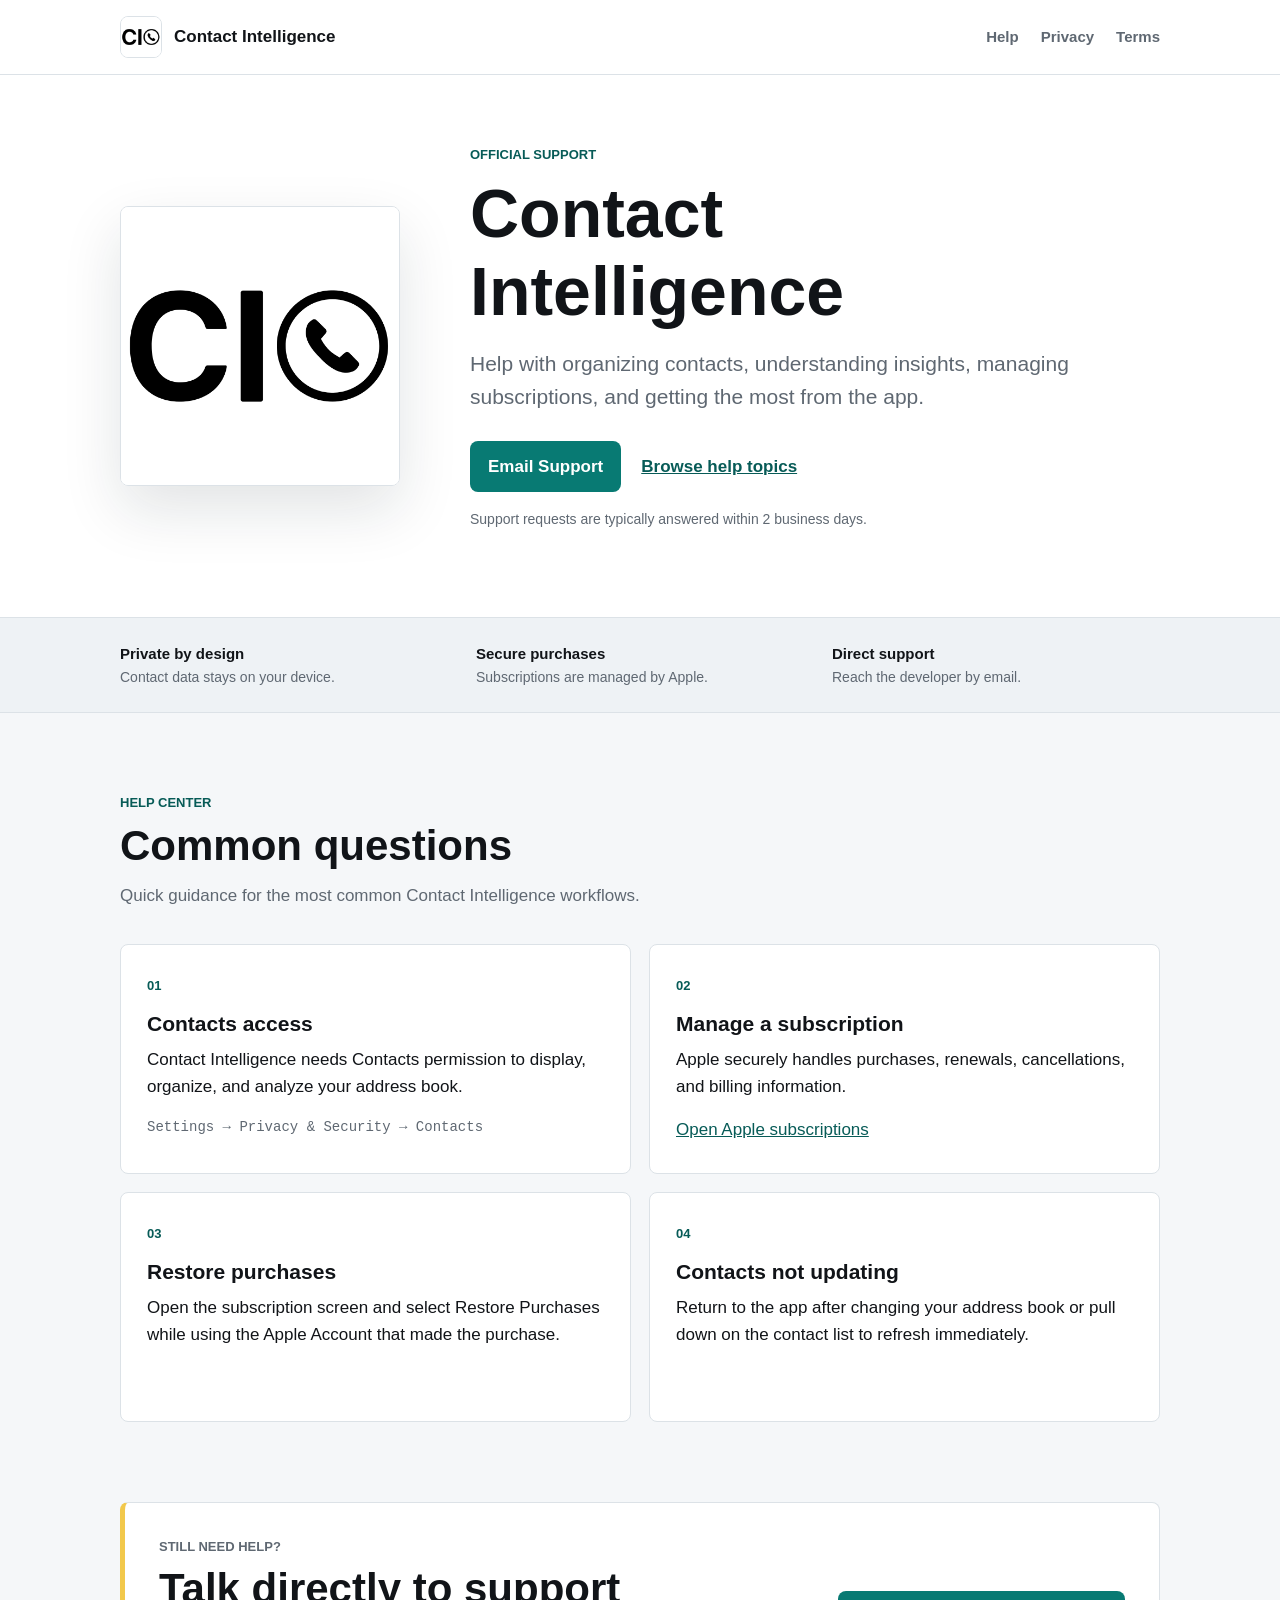
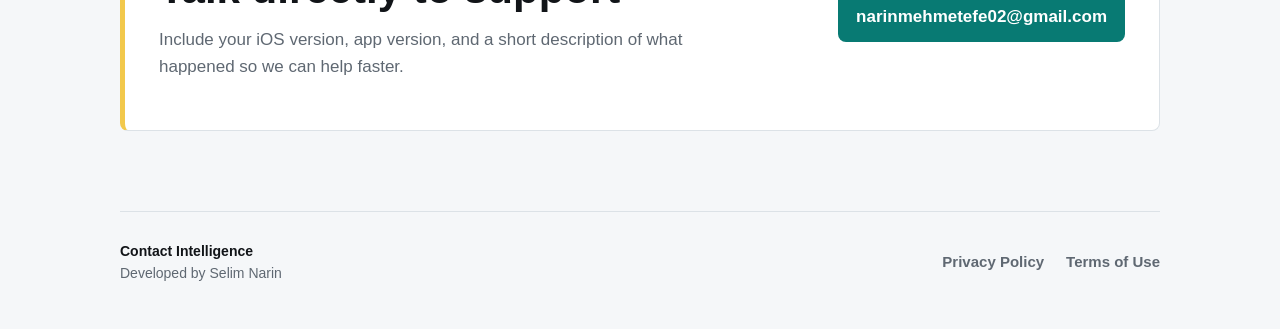
<file: index.html>
<!doctype html>
<html lang="en">
<head>
    <meta charset="utf-8">
    <meta name="viewport" content="width=device-width, initial-scale=1">
    <meta name="description" content="Official support for Contact Intelligence, the private contact organization and analytics app.">
    <title>Contact Intelligence Support</title>
    <link rel="icon" href="contact-intelligence-logo.png">
    <link rel="stylesheet" href="styles.css">
</head>
<body>
    <header class="site-header">
        <div class="header-inner">
            <a class="brand" href="index.html">
                <img class="brand-logo" src="contact-intelligence-logo.png" alt="">
                <span>Contact Intelligence</span>
            </a>
            <nav aria-label="Main navigation">
                <a href="#help">Help</a>
                <a href="privacy.html">Privacy</a>
                <a href="terms.html">Terms</a>
            </nav>
        </div>
    </header>

    <main>
        <section class="hero">
            <div class="hero-inner">
                <img class="hero-logo" src="contact-intelligence-logo.png" alt="Contact Intelligence app logo">
                <div class="hero-copy">
                    <p class="eyebrow">Official Support</p>
                    <h1>Contact Intelligence</h1>
                    <p class="lead">
                        Help with organizing contacts, understanding insights,
                        managing subscriptions, and getting the most from the app.
                    </p>
                    <div class="actions">
                        <a class="button" href="mailto:narinmehmetefe02@gmail.com?subject=Contact%20Intelligence%20Support">Email Support</a>
                        <a class="text-link" href="#help">Browse help topics</a>
                    </div>
                    <p class="response-note">Support requests are typically answered within 2 business days.</p>
                </div>
            </div>
        </section>

        <section class="trust-band">
            <div class="trust-inner">
                <div>
                    <strong>Private by design</strong>
                    <span>Contact data stays on your device.</span>
                </div>
                <div>
                    <strong>Secure purchases</strong>
                    <span>Subscriptions are managed by Apple.</span>
                </div>
                <div>
                    <strong>Direct support</strong>
                    <span>Reach the developer by email.</span>
                </div>
            </div>
        </section>

        <section class="content-section" id="help">
            <div class="section-heading">
                <p class="eyebrow">Help Center</p>
                <h2>Common questions</h2>
                <p>Quick guidance for the most common Contact Intelligence workflows.</p>
            </div>

            <div class="grid">
                <article class="panel">
                    <span class="topic-number">01</span>
                    <h3>Contacts access</h3>
                    <p>
                        Contact Intelligence needs Contacts permission to display,
                        organize, and analyze your address book.
                    </p>
                    <p class="path">Settings → Privacy & Security → Contacts</p>
                </article>

                <article class="panel">
                    <span class="topic-number">02</span>
                    <h3>Manage a subscription</h3>
                    <p>
                        Apple securely handles purchases, renewals, cancellations,
                        and billing information.
                    </p>
                    <a href="https://apps.apple.com/account/subscriptions">Open Apple subscriptions</a>
                </article>

                <article class="panel">
                    <span class="topic-number">03</span>
                    <h3>Restore purchases</h3>
                    <p>
                        Open the subscription screen and select Restore Purchases
                        while using the Apple Account that made the purchase.
                    </p>
                </article>

                <article class="panel">
                    <span class="topic-number">04</span>
                    <h3>Contacts not updating</h3>
                    <p>
                        Return to the app after changing your address book or pull
                        down on the contact list to refresh immediately.
                    </p>
                </article>
            </div>
        </section>

        <section class="contact-section">
            <div>
                <p class="eyebrow">Still need help?</p>
                <h2>Talk directly to support</h2>
                <p>
                    Include your iOS version, app version, and a short description
                    of what happened so we can help faster.
                </p>
            </div>
            <a class="button" href="mailto:narinmehmetefe02@gmail.com?subject=Contact%20Intelligence%20Support">narinmehmetefe02@gmail.com</a>
        </section>
    </main>

    <footer class="site-footer">
        <div>
            <strong>Contact Intelligence</strong>
            <span>Developed by Selim Narin</span>
        </div>
        <div class="footer-links">
            <a href="privacy.html">Privacy Policy</a>
            <a href="terms.html">Terms of Use</a>
        </div>
    </footer>
</body>
</html>
</file>
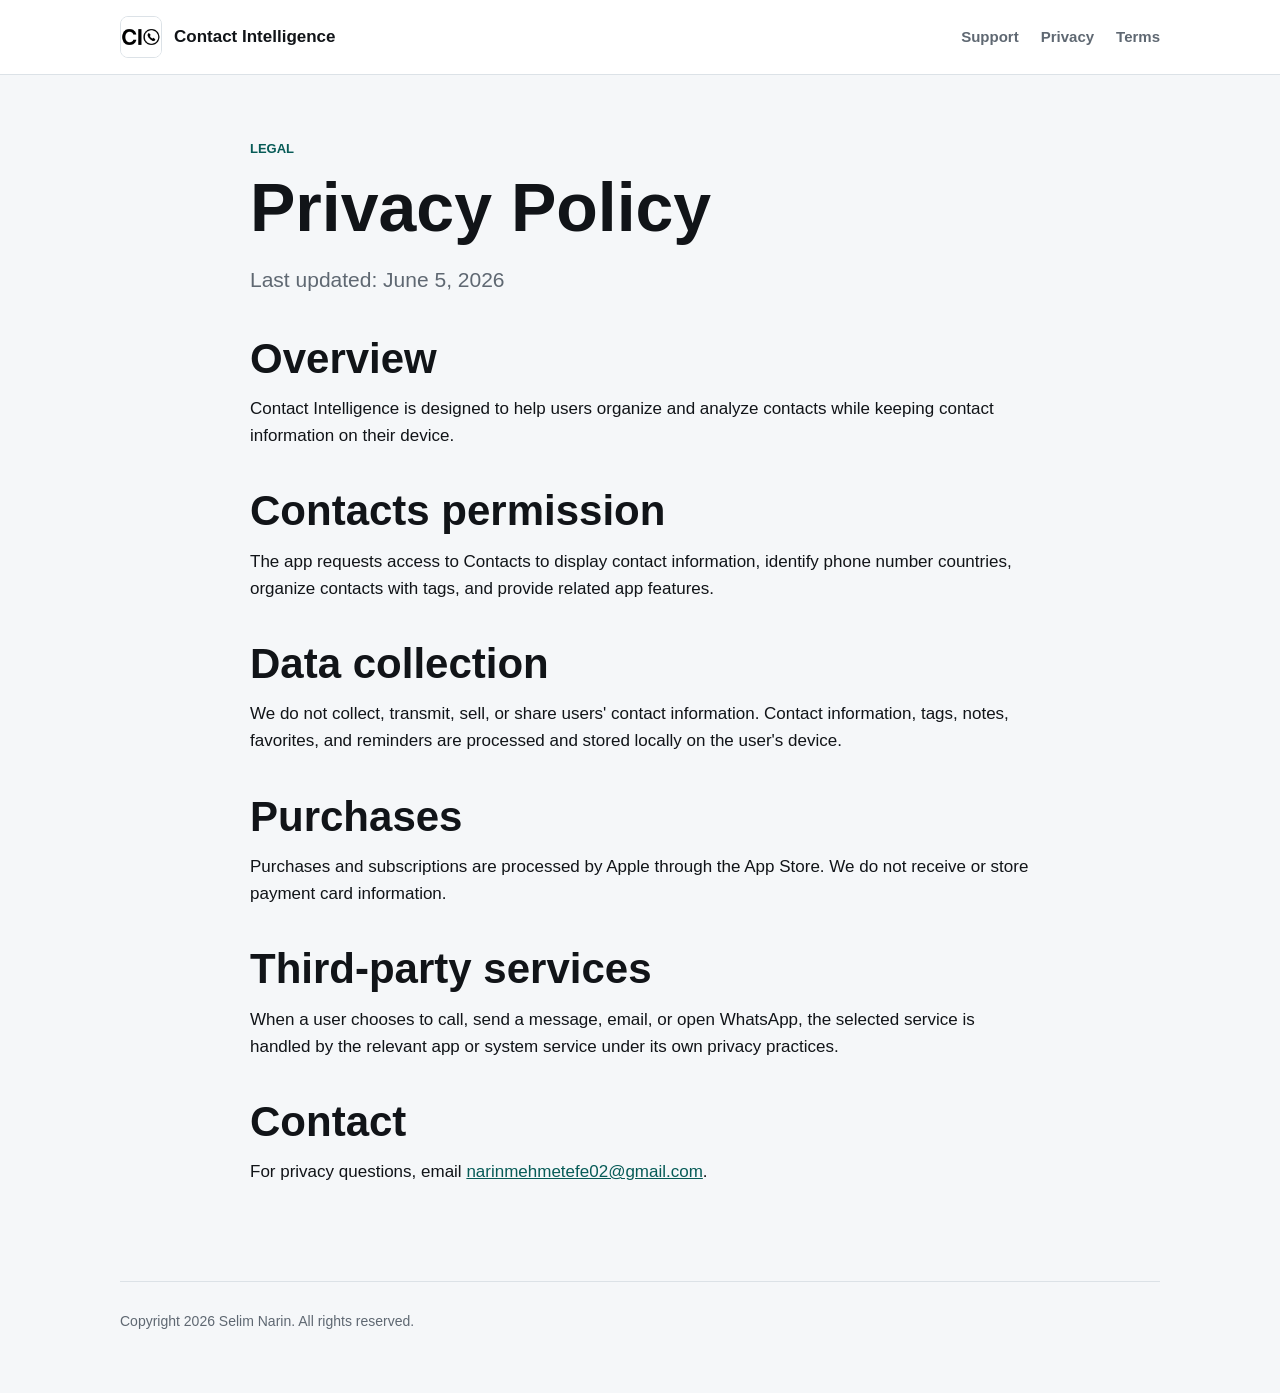
<file: privacy.html>
<!doctype html>
<html lang="en">
<head>
    <meta charset="utf-8">
    <meta name="viewport" content="width=device-width, initial-scale=1">
    <meta name="description" content="Privacy Policy for Contact Intelligence.">
    <title>Privacy Policy - Contact Intelligence</title>
    <link rel="stylesheet" href="styles.css">
</head>
<body>
    <header class="site-header">
        <div class="header-inner">
            <a class="brand" href="index.html">
                <img class="brand-logo" src="contact-intelligence-logo.png" alt="">
                <span>Contact Intelligence</span>
            </a>
            <nav aria-label="Main navigation">
                <a href="index.html">Support</a>
                <a href="privacy.html">Privacy</a>
                <a href="terms.html">Terms</a>
            </nav>
        </div>
    </header>

    <main class="page legal">
        <p class="eyebrow">Legal</p>
        <h1>Privacy Policy</h1>
        <p class="lead">Last updated: June 5, 2026</p>

        <section>
            <h2>Overview</h2>
            <p>
                Contact Intelligence is designed to help users organize and analyze
                contacts while keeping contact information on their device.
            </p>
        </section>

        <section>
            <h2>Contacts permission</h2>
            <p>
                The app requests access to Contacts to display contact information,
                identify phone number countries, organize contacts with tags, and
                provide related app features.
            </p>
        </section>

        <section>
            <h2>Data collection</h2>
            <p>
                We do not collect, transmit, sell, or share users' contact information.
                Contact information, tags, notes, favorites, and reminders are processed
                and stored locally on the user's device.
            </p>
        </section>

        <section>
            <h2>Purchases</h2>
            <p>
                Purchases and subscriptions are processed by Apple through the App Store.
                We do not receive or store payment card information.
            </p>
        </section>

        <section>
            <h2>Third-party services</h2>
            <p>
                When a user chooses to call, send a message, email, or open WhatsApp,
                the selected service is handled by the relevant app or system service
                under its own privacy practices.
            </p>
        </section>

        <section>
            <h2>Contact</h2>
            <p>
                For privacy questions, email
                <a href="mailto:narinmehmetefe02@gmail.com">narinmehmetefe02@gmail.com</a>.
            </p>
        </section>
    </main>

    <footer class="site-footer">
        <p>Copyright 2026 Selim Narin. All rights reserved.</p>
    </footer>
</body>
</html>
</file>
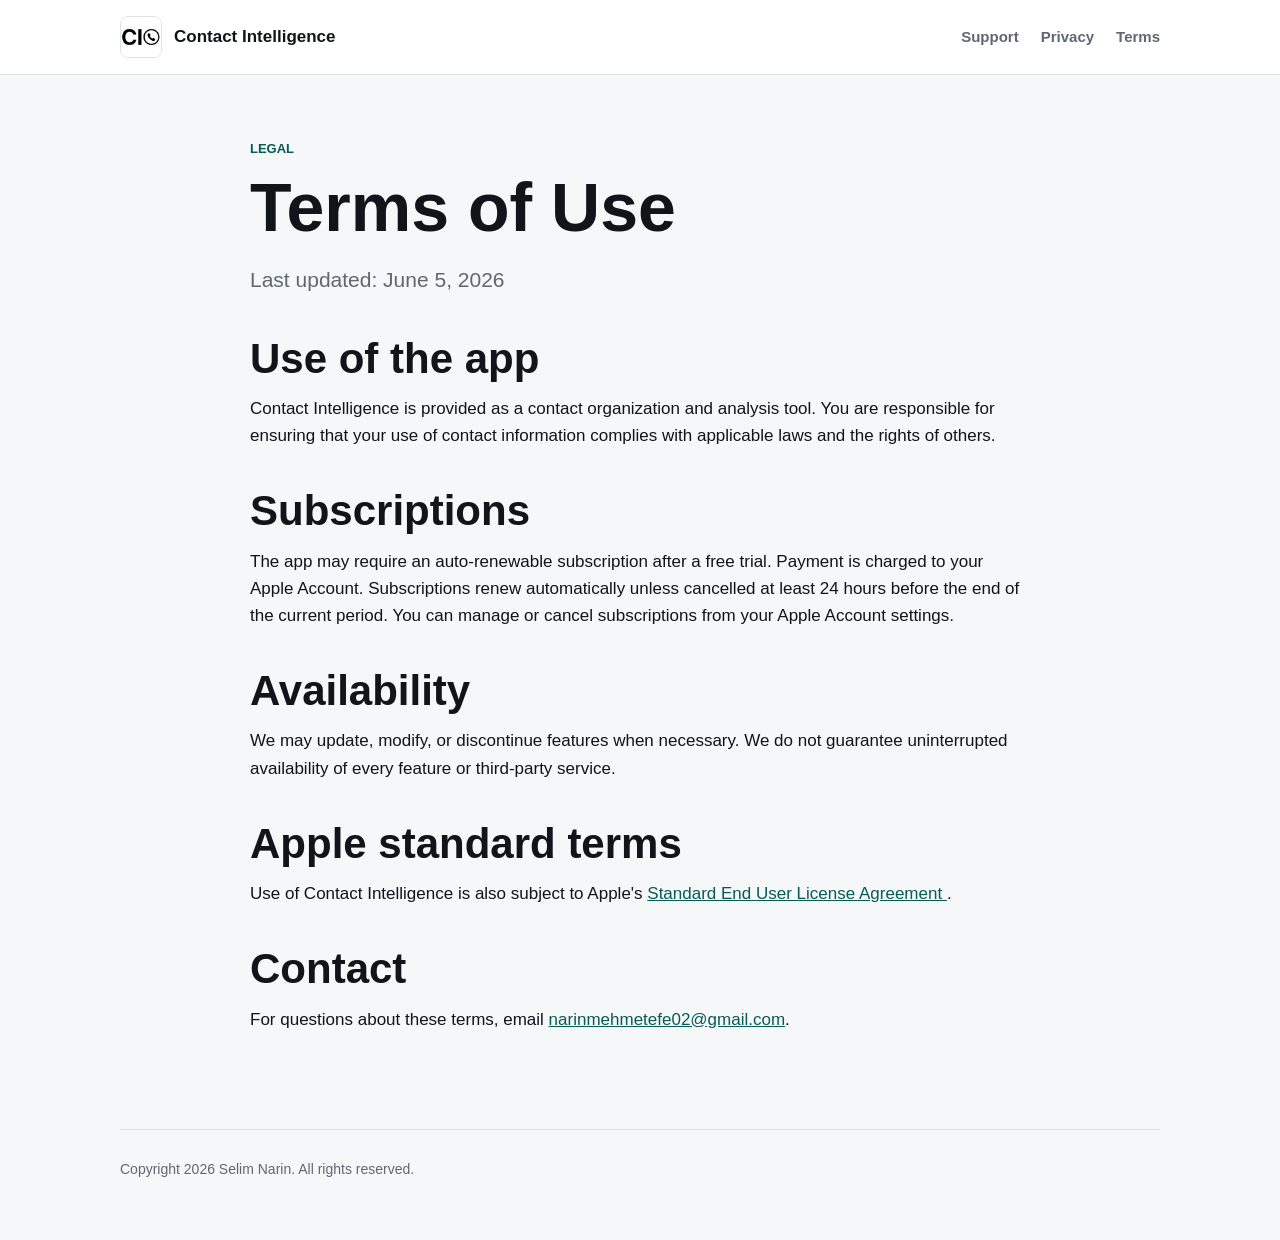
<file: terms.html>
<!doctype html>
<html lang="en">
<head>
    <meta charset="utf-8">
    <meta name="viewport" content="width=device-width, initial-scale=1">
    <meta name="description" content="Terms of Use for Contact Intelligence.">
    <title>Terms of Use - Contact Intelligence</title>
    <link rel="stylesheet" href="styles.css">
</head>
<body>
    <header class="site-header">
        <div class="header-inner">
            <a class="brand" href="index.html">
                <img class="brand-logo" src="contact-intelligence-logo.png" alt="">
                <span>Contact Intelligence</span>
            </a>
            <nav aria-label="Main navigation">
                <a href="index.html">Support</a>
                <a href="privacy.html">Privacy</a>
                <a href="terms.html">Terms</a>
            </nav>
        </div>
    </header>

    <main class="page legal">
        <p class="eyebrow">Legal</p>
        <h1>Terms of Use</h1>
        <p class="lead">Last updated: June 5, 2026</p>

        <section>
            <h2>Use of the app</h2>
            <p>
                Contact Intelligence is provided as a contact organization and analysis
                tool. You are responsible for ensuring that your use of contact information
                complies with applicable laws and the rights of others.
            </p>
        </section>

        <section>
            <h2>Subscriptions</h2>
            <p>
                The app may require an auto-renewable subscription after a free trial.
                Payment is charged to your Apple Account. Subscriptions renew automatically
                unless cancelled at least 24 hours before the end of the current period.
                You can manage or cancel subscriptions from your Apple Account settings.
            </p>
        </section>

        <section>
            <h2>Availability</h2>
            <p>
                We may update, modify, or discontinue features when necessary. We do not
                guarantee uninterrupted availability of every feature or third-party service.
            </p>
        </section>

        <section>
            <h2>Apple standard terms</h2>
            <p>
                Use of Contact Intelligence is also subject to Apple's
                <a href="https://www.apple.com/legal/internet-services/itunes/dev/stdeula/">
                    Standard End User License Agreement
                </a>.
            </p>
        </section>

        <section>
            <h2>Contact</h2>
            <p>
                For questions about these terms, email
                <a href="mailto:narinmehmetefe02@gmail.com">narinmehmetefe02@gmail.com</a>.
            </p>
        </section>
    </main>

    <footer class="site-footer">
        <p>Copyright 2026 Selim Narin. All rights reserved.</p>
    </footer>
</body>
</html>
</file>
<file: styles.css>
:root {
    color-scheme: light;
    --background: #f5f7f9;
    --surface: #ffffff;
    --surface-subtle: #eef2f5;
    --text: #111418;
    --muted: #5f6872;
    --line: #dce2e7;
    --accent: #087a73;
    --accent-dark: #075b57;
    --yellow: #f2c84b;
}

* {
    box-sizing: border-box;
}

html {
    scroll-behavior: smooth;
}

body {
    margin: 0;
    background: var(--background);
    color: var(--text);
    font-family: -apple-system, BlinkMacSystemFont, "Segoe UI", sans-serif;
    font-size: 17px;
    line-height: 1.6;
}

a {
    color: var(--accent-dark);
}

.site-header {
    position: sticky;
    z-index: 10;
    top: 0;
    border-bottom: 1px solid var(--line);
    background: rgba(255, 255, 255, 0.94);
    backdrop-filter: blur(16px);
}

.header-inner,
.hero-inner,
.trust-inner,
.content-section,
.contact-section,
.site-footer,
.page {
    width: min(1040px, calc(100% - 40px));
    margin: 0 auto;
}

.header-inner {
    min-height: 74px;
    display: flex;
    align-items: center;
    justify-content: space-between;
    gap: 24px;
}

.brand {
    display: flex;
    align-items: center;
    gap: 12px;
    color: var(--text);
    font-weight: 750;
    text-decoration: none;
}

.brand-logo {
    width: 42px;
    height: 42px;
    border: 1px solid var(--line);
    border-radius: 8px;
    object-fit: cover;
}

nav,
.footer-links {
    display: flex;
    gap: 22px;
}

nav a,
.footer-links a {
    color: var(--muted);
    font-size: 15px;
    font-weight: 650;
    text-decoration: none;
}

nav a:hover,
.footer-links a:hover {
    color: var(--text);
}

.hero {
    border-bottom: 1px solid var(--line);
    background: var(--surface);
}

.hero-inner {
    min-height: 500px;
    display: grid;
    grid-template-columns: 280px 1fr;
    align-items: center;
    gap: 70px;
    padding: 70px 0;
}

.hero-logo {
    width: 100%;
    aspect-ratio: 1;
    border: 1px solid var(--line);
    border-radius: 8px;
    box-shadow: 0 24px 60px rgba(20, 30, 40, 0.12);
}

.hero-copy {
    max-width: 640px;
}

.eyebrow {
    margin: 0 0 8px;
    color: var(--accent-dark);
    font-size: 13px;
    font-weight: 800;
    text-transform: uppercase;
}

h1,
h2,
h3 {
    line-height: 1.15;
    letter-spacing: 0;
}

h1 {
    margin: 0 0 18px;
    font-size: clamp(42px, 7vw, 68px);
}

h2 {
    margin: 0 0 12px;
    font-size: clamp(30px, 5vw, 42px);
}

h3 {
    margin: 14px 0 10px;
    font-size: 21px;
}

p {
    margin: 0 0 16px;
}

.lead {
    color: var(--muted);
    font-size: 21px;
    line-height: 1.55;
}

.actions {
    display: flex;
    align-items: center;
    gap: 20px;
    margin-top: 28px;
}

.button {
    display: inline-block;
    padding: 12px 18px;
    border-radius: 8px;
    background: var(--accent);
    color: white;
    font-weight: 750;
    text-decoration: none;
}

.button:hover {
    background: var(--accent-dark);
}

.text-link {
    font-weight: 700;
}

.response-note {
    margin-top: 16px;
    color: var(--muted);
    font-size: 14px;
}

.trust-band {
    border-bottom: 1px solid var(--line);
    background: var(--surface-subtle);
}

.trust-inner {
    display: grid;
    grid-template-columns: repeat(3, 1fr);
    gap: 28px;
    padding: 24px 0;
}

.trust-inner div {
    display: flex;
    flex-direction: column;
}

.trust-inner strong {
    font-size: 15px;
}

.trust-inner span {
    color: var(--muted);
    font-size: 14px;
}

.content-section {
    padding: 80px 0;
}

.section-heading {
    max-width: 620px;
    margin-bottom: 34px;
}

.section-heading p:last-child,
.contact-section p {
    color: var(--muted);
}

.grid {
    display: grid;
    grid-template-columns: repeat(2, minmax(0, 1fr));
    gap: 18px;
}

.panel {
    min-height: 230px;
    padding: 26px;
    border: 1px solid var(--line);
    border-radius: 8px;
    background: var(--surface);
}

.panel p:last-child {
    margin-bottom: 0;
}

.topic-number {
    color: var(--accent-dark);
    font-size: 13px;
    font-weight: 800;
}

.path {
    color: var(--muted);
    font-family: ui-monospace, SFMono-Regular, Menlo, monospace;
    font-size: 14px;
}

.contact-section {
    display: flex;
    align-items: center;
    justify-content: space-between;
    gap: 40px;
    margin-bottom: 80px;
    padding: 34px;
    border: 1px solid var(--line);
    border-left: 5px solid var(--yellow);
    border-radius: 8px;
    background: var(--surface);
}

.contact-section div {
    max-width: 600px;
}

.legal {
    max-width: 780px;
    padding: 64px 0 80px;
}

.legal section {
    margin-top: 38px;
}

.site-footer {
    display: flex;
    align-items: center;
    justify-content: space-between;
    gap: 30px;
    padding: 28px 0 44px;
    border-top: 1px solid var(--line);
    color: var(--muted);
    font-size: 14px;
}

.site-footer div:first-child {
    display: flex;
    flex-direction: column;
}

.site-footer strong {
    color: var(--text);
}

@media (max-width: 760px) {
    .header-inner {
        align-items: flex-start;
        flex-direction: column;
        padding: 14px 0;
    }

    nav {
        width: 100%;
        justify-content: space-between;
    }

    .hero-inner {
        min-height: auto;
        grid-template-columns: 1fr;
        gap: 32px;
        padding: 48px 0;
    }

    .hero-logo {
        width: 150px;
    }

    .trust-inner,
    .grid {
        grid-template-columns: 1fr;
    }

    .trust-inner {
        gap: 18px;
    }

    .actions,
    .contact-section,
    .site-footer {
        align-items: flex-start;
        flex-direction: column;
    }
}
</file>
